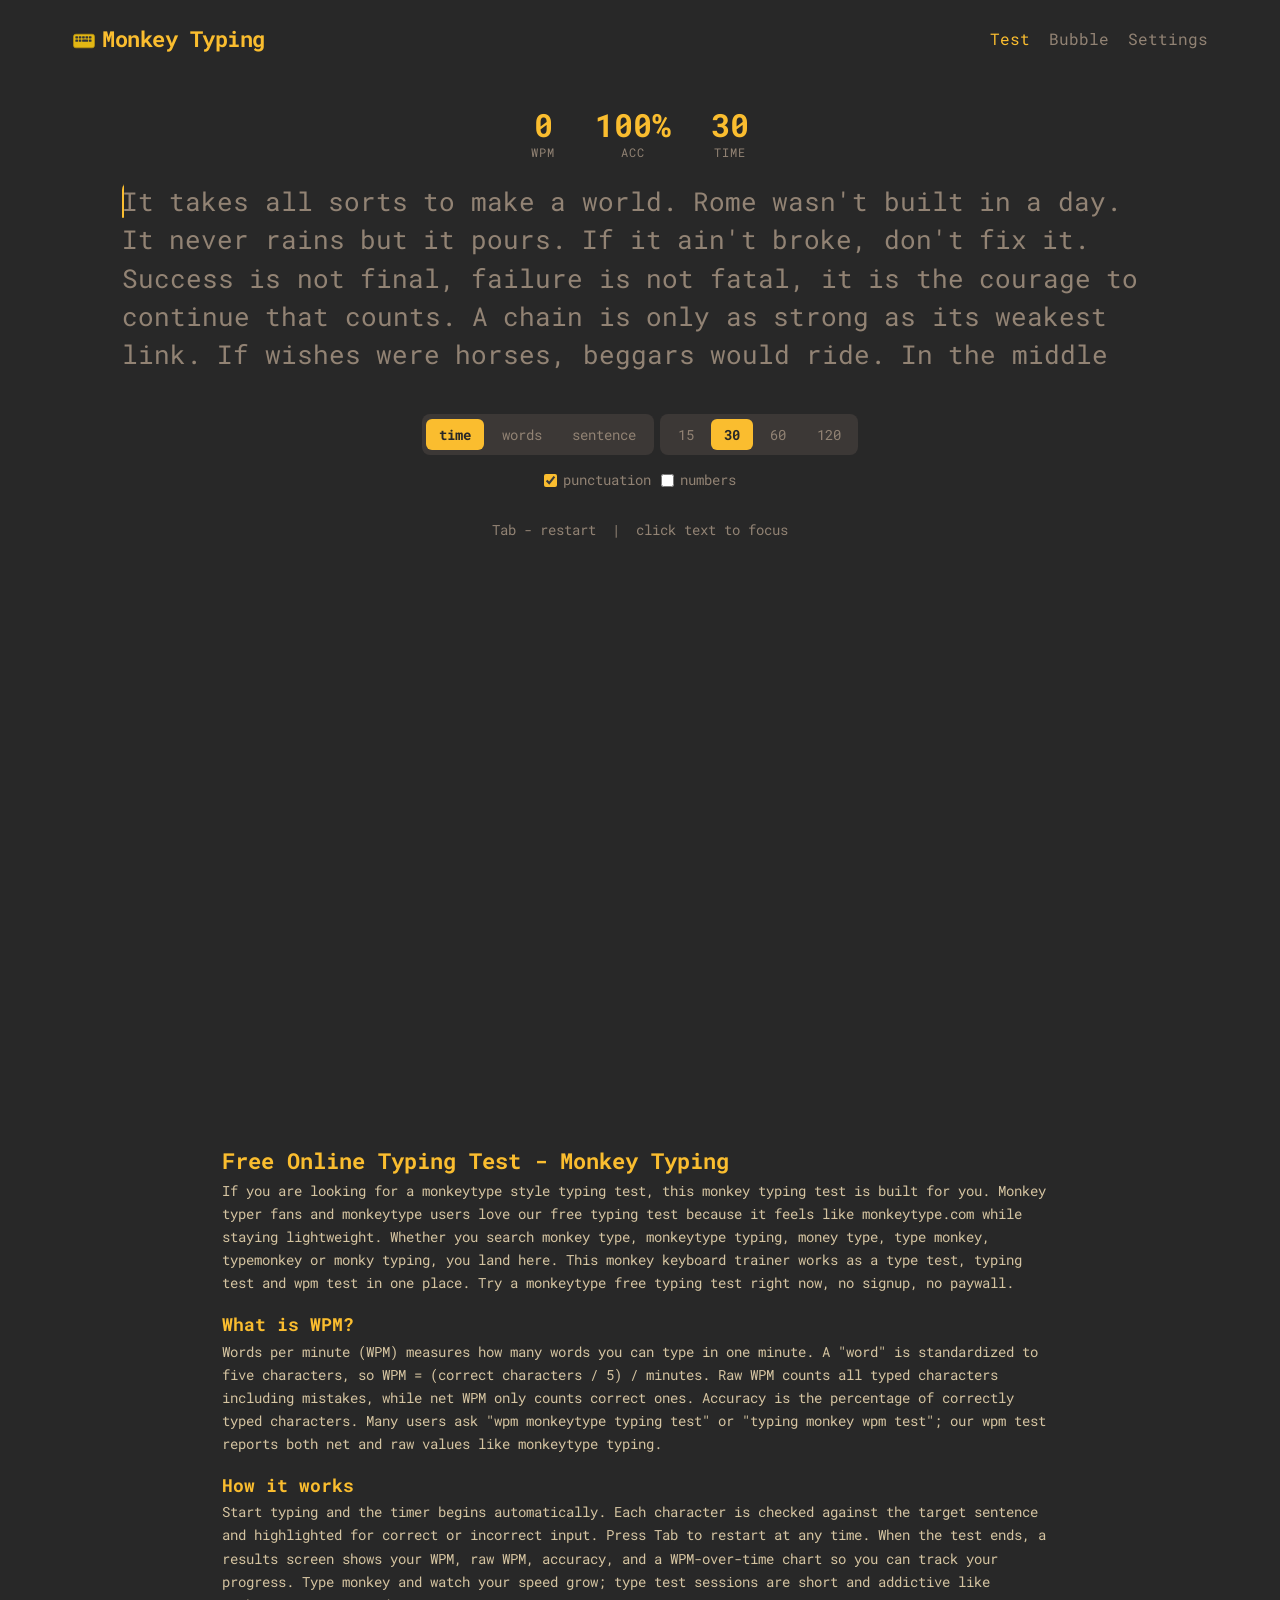
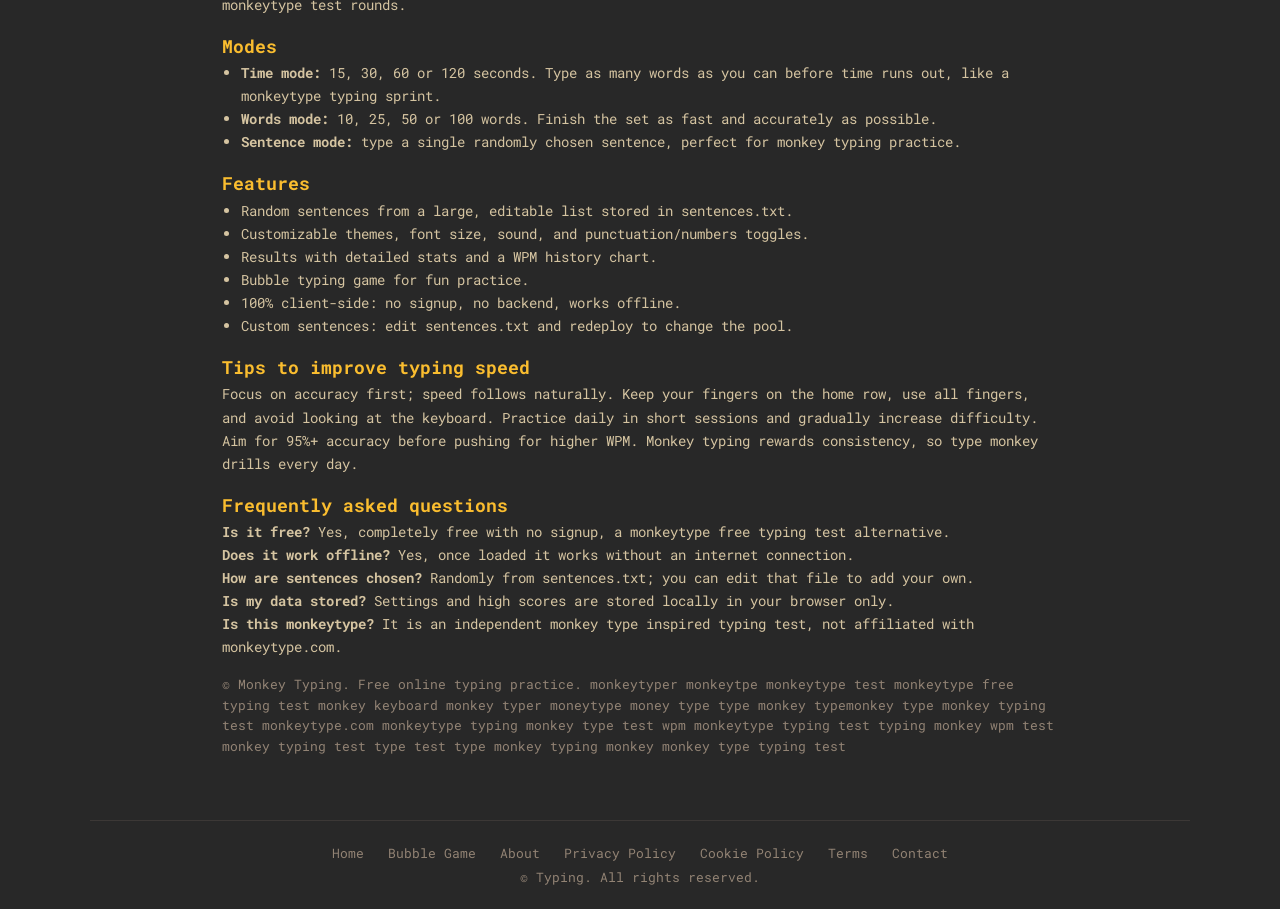
<file: index.html>
<!DOCTYPE html>
<html lang="en" data-theme="gruvbox">
<head>
  <meta charset="UTF-8">
<!-- Google tag (gtag.js) -->
<script async src="https://www.googletagmanager.com/gtag/js?id=G-JD2007P3XH"></script>
<script>
  window.dataLayer = window.dataLayer || [];
  function gtag(){dataLayer.push(arguments);}
  gtag('js', new Date());

  gtag('config', 'G-JD2007P3XH');
</script>
  <meta name="viewport" content="width=device-width, initial-scale=1.0">
  <title>Free Online Typing Test - MonkeyType Style Speed Test | Monkey Typing</title>
  <meta name="description" content="Monkey Typing is a free online typing practice tool. Improve your typing speed and accuracy with WPM tests, random sentences, multiple modes and themes. A monkeytype-style typing test for learning to type faster.">
  <meta name="keywords" content="typing test, online typing test, wpm test, typing speed test, monkeytype, keyboard practice, typing practice, free typing test">
  <meta name="robots" content="index, follow">
  <meta name="application-name" content="Monkey Typing">
  <meta name="theme-color" content="#e2b714">
  <link rel="canonical" href="https://monkeytyping.app/">
  <meta property="og:title" content="Free Online Typing Test - Typing Speed Practice">
  <meta property="og:description" content="Practice typing with random sentences. Track WPM, accuracy and more. Free, no signup.">
  <meta property="og:type" content="website">
  <meta property="og:url" content="https://monkeytyping.app/">
  <meta name="twitter:card" content="summary_large_image">
  <meta name="twitter:title" content="Free Online Typing Test">
  <meta name="twitter:description" content="Practice typing with random sentences. Track WPM, accuracy and more.">
  <link rel="preconnect" href="https://fonts.googleapis.com">
  <link rel="preconnect" href="https://fonts.gstatic.com" crossorigin>
  <link href="https://fonts.googleapis.com/css2?family=Roboto+Mono:wght@400;700&display=swap" rel="stylesheet">
  <link rel="icon" type="image/svg+xml" href="favicon.svg">
  <link rel="stylesheet" href="css/style.css">
  <script type="application/ld+json">
  {
    "@context": "https://schema.org",
    "@type": "WebApplication",
    "name": "Monkey Typing",
    "alternateName": ["MonkeyType", "Monkey Type", "Monkey Typing Test", "Typing Practice Tool"],
    "description": "Free online typing practice tool. Improve typing speed and accuracy with WPM tests, random sentences, multiple modes and themes. A monkeytype-style typing test for learning to type faster.",
    "applicationCategory": "EducationalApplication",
    "applicationSubCategory": "TypingPractice",
    "educationalUse": "Typing practice and learning",
    "audience": { "@type": "Audience", "audienceType": "Students, professionals, and anyone learning to type" },
    "featureList": "WPM test, accuracy tracking, multiple modes, themes, custom sentences, bubble typing game",
    "operatingSystem": "Any",
    "browserRequirements": "Requires JavaScript",
    "offers": { "@type": "Offer", "price": "0", "priceCurrency": "USD" }
  }
  </script>
</head>
<body>
  <header class="topbar">
    <div class="brand"><img src="favicon.svg" alt="Monkey Typing" width="24" height="24" style="vertical-align:middle;margin-right:.4rem">Monkey Typing</div>
        <nav>
      <a href="index.html" class="active">Test</a>
      <a href="bubble.html">Bubble</a>
      <button id="settingsBtn" type="button">Settings</button>
    </nav>
  </header>

  <main class="test-page">
    <div class="live-stats">
      <div class="stat"><span class="stat-val" id="wpm">0</span><span class="stat-label">wpm</span></div>
      <div class="stat"><span class="stat-val" id="acc">100%</span><span class="stat-label">acc</span></div>
      <div class="stat"><span class="stat-val" id="timer">30</span><span class="stat-label" id="timerLabel">time</span></div>
    </div>

    <div class="words-wrapper" id="wordsWrapper">
      <div class="words" id="words"></div>
    </div>

    <div class="test-controls">
      <div class="mode-bar">
        <div class="mode-group" id="modeGroup">
          <button class="mode-btn" data-mode="time">time</button>
          <button class="mode-btn" data-mode="words">words</button>
          <button class="mode-btn" data-mode="sentence">sentence</button>
        </div>
        <div class="mode-group" id="timeOptions">
          <button class="mode-btn" data-time="15">15</button>
          <button class="mode-btn active" data-time="30">30</button>
          <button class="mode-btn" data-time="60">60</button>
          <button class="mode-btn" data-time="120">120</button>
        </div>
        <div class="mode-group" id="wordsOptions" style="display:none">
          <button class="mode-btn" data-words="10">10</button>
          <button class="mode-btn active" data-words="25">25</button>
          <button class="mode-btn" data-words="50">50</button>
          <button class="mode-btn" data-words="100">100</button>
        </div>
      </div>
      <div class="toggle-row">
        <label class="toggle"><input type="checkbox" id="punctToggleTop"> punctuation</label>
        <label class="toggle"><input type="checkbox" id="numbersToggleTop"> numbers</label>
      </div>
    </div>

    <p class="hint">Tab - restart &nbsp;|&nbsp; click text to focus</p>
  </main>

  <!-- Settings modal -->
  <div class="modal-overlay" id="settingsOverlay">
    <div class="modal" id="settingsModal">
      <h2>settings</h2>
      <div class="row">
        <label>theme</label>
        <select id="themeSelect">
          <option value="dark">dark</option>
          <option value="light">light</option>
          <option value="serika">serika</option>
          <option value="nord">nord</option>
          <option value="dracula">dracula</option>
          <option value="gruvbox">gruvbox</option>
        </select>
      </div>
      <div class="row">
        <label>font size</label>
        <input type="range" id="fontSizeRange" min="1" max="2.4" step="0.1" value="1.6">
        <span id="fontSizeVal">1.6</span>
      </div>
      <div class="row">
        <label>sound</label>
        <input type="checkbox" id="soundToggle">
      </div>
      <div class="row">
        <label>punctuation</label>
        <input type="checkbox" id="punctToggle">
      </div>
      <div class="row">
        <label>numbers</label>
        <input type="checkbox" id="numbersToggle">
      </div>
      <div class="row">
        <label>mode</label>
        <select id="modeSelect">
          <option value="time">time</option>
          <option value="words">words</option>
          <option value="sentence">sentence</option>
        </select>
      </div>
      <div class="row" id="timeOptionsModal">
        <label>time</label>
        <select id="timeSelect">
          <option value="15">15</option>
          <option value="30">30</option>
          <option value="60">60</option>
          <option value="120">120</option>
        </select>
      </div>
      <div class="row" id="wordsOptionsModal" style="display:none">
        <label>words</label>
        <select id="wordsSelect">
          <option value="10">10</option>
          <option value="25">25</option>
          <option value="50">50</option>
          <option value="100">100</option>
        </select>
      </div>
      <div class="row">
        <button id="applySettings" type="button">apply</button>
        <button class="secondary" type="button" onclick="window.closeSettingsModal && window.closeSettingsModal()">cancel</button>
      </div>
    </div>
  </div>

  <!-- Results modal -->
  <div class="modal-overlay" id="resultsOverlay">
    <div class="modal" id="resultsModal">
      <h2>results</h2>
      <div class="results-grid">
        <div class="result-item"><div class="val" id="resWpm">0</div><div class="lbl">wpm</div></div>
        <div class="result-item"><div class="val" id="resRaw">0</div><div class="lbl">raw</div></div>
        <div class="result-item"><div class="val" id="resAcc">0%</div><div class="lbl">accuracy</div></div>
        <div class="result-item"><div class="val" id="resCorrect">0</div><div class="lbl">correct</div></div>
        <div class="result-item"><div class="val" id="resIncorrect">0</div><div class="lbl">incorrect</div></div>
        <div class="result-item"><div class="val" id="resExtra">0</div><div class="lbl">extra</div></div>
        <div class="result-item"><div class="val" id="resMissed">0</div><div class="lbl">missed</div></div>
        <div class="result-item"><div class="val" id="resTime">0s</div><div class="lbl">time</div></div>
      </div>
      <canvas id="resultsChart" class="results-chart"></canvas>
      <div class="row">
        <button id="restartBtn" type="button">restart (Tab)</button>
      </div>
    </div>
  </div>

  <section class="seo-content" style="width:100%;max-width:900px;padding:2rem;margin-top:60vh;color:var(--text-alt);font-size:.9rem;line-height:1.6">
    <h1 style="color:var(--main);font-size:1.4rem">Free Online Typing Test - Monkey Typing</h1>
    <p>If you are looking for a monkeytype style typing test, this monkey typing test is built for you. Monkey typer fans and monkeytype users love our free typing test because it feels like monkeytype.com while staying lightweight. Whether you search monkey type, monkeytype typing, money type, type monkey, typemonkey or monky typing, you land here. This monkey keyboard trainer works as a type test, typing test and wpm test in one place. Try a monkeytype free typing test right now, no signup, no paywall.</p>

    <h2 style="color:var(--main);font-size:1.15rem;margin-top:1rem">What is WPM?</h2>
    <p>Words per minute (WPM) measures how many words you can type in one minute. A "word" is standardized to five characters, so WPM = (correct characters / 5) / minutes. Raw WPM counts all typed characters including mistakes, while net WPM only counts correct ones. Accuracy is the percentage of correctly typed characters. Many users ask "wpm monkeytype typing test" or "typing monkey wpm test"; our wpm test reports both net and raw values like monkeytype typing.</p>

    <h2 style="color:var(--main);font-size:1.15rem;margin-top:1rem">How it works</h2>
    <p>Start typing and the timer begins automatically. Each character is checked against the target sentence and highlighted for correct or incorrect input. Press Tab to restart at any time. When the test ends, a results screen shows your WPM, raw WPM, accuracy, and a WPM-over-time chart so you can track your progress. Type monkey and watch your speed grow; type test sessions are short and addictive like monkeytype test rounds.</p>

    <h2 style="color:var(--main);font-size:1.15rem;margin-top:1rem">Modes</h2>
    <ul style="padding-left:1.2rem">
      <li><strong>Time mode:</strong> 15, 30, 60 or 120 seconds. Type as many words as you can before time runs out, like a monkeytype typing sprint.</li>
      <li><strong>Words mode:</strong> 10, 25, 50 or 100 words. Finish the set as fast and accurately as possible.</li>
      <li><strong>Sentence mode:</strong> type a single randomly chosen sentence, perfect for monkey typing practice.</li>
    </ul>

    <h2 style="color:var(--main);font-size:1.15rem;margin-top:1rem">Features</h2>
    <ul style="padding-left:1.2rem">
      <li>Random sentences from a large, editable list stored in sentences.txt.</li>
      <li>Customizable themes, font size, sound, and punctuation/numbers toggles.</li>
      <li>Results with detailed stats and a WPM history chart.</li>
      <li>Bubble typing game for fun practice.</li>
      <li>100% client-side: no signup, no backend, works offline.</li>
      <li>Custom sentences: edit sentences.txt and redeploy to change the pool.</li>
    </ul>

    <h2 style="color:var(--main);font-size:1.15rem;margin-top:1rem">Tips to improve typing speed</h2>
    <p>Focus on accuracy first; speed follows naturally. Keep your fingers on the home row, use all fingers, and avoid looking at the keyboard. Practice daily in short sessions and gradually increase difficulty. Aim for 95%+ accuracy before pushing for higher WPM. Monkey typing rewards consistency, so type monkey drills every day.</p>

    <h2 style="color:var(--main);font-size:1.15rem;margin-top:1rem">Frequently asked questions</h2>
    <p><strong>Is it free?</strong> Yes, completely free with no signup, a monkeytype free typing test alternative.</p>
    <p><strong>Does it work offline?</strong> Yes, once loaded it works without an internet connection.</p>
    <p><strong>How are sentences chosen?</strong> Randomly from sentences.txt; you can edit that file to add your own.</p>
    <p><strong>Is my data stored?</strong> Settings and high scores are stored locally in your browser only.</p>
    <p><strong>Is this monkeytype?</strong> It is an independent monkey type inspired typing test, not affiliated with monkeytype.com.</p>

    <p style="margin-top:1rem;color:var(--sub);font-size:.8rem">&copy; Monkey Typing. Free online typing practice. monkeytyper monkeytpe monkeytype test monkeytype free typing test monkey keyboard monkey typer moneytype money type type monkey typemonkey type monkey typing test monkeytype.com monkeytype typing monkey type test wpm monkeytype typing test typing monkey wpm test monkey typing test type test type monkey typing monkey monkey type typing test</p>
  </section>

  <footer style="width:100%;max-width:1100px;padding:1.5rem 2rem;color:var(--sub);font-size:.8rem;text-align:center;border-top:1px solid var(--sub-alt);margin-top:2rem">
    <a href="index.html" style="color:var(--sub);margin:0 .5rem">Home</a>
    <a href="bubble.html" style="color:var(--sub);margin:0 .5rem">Bubble Game</a>
    <a href="about.html" style="color:var(--sub);margin:0 .5rem">About</a>
    <a href="privacy.html" style="color:var(--sub);margin:0 .5rem">Privacy Policy</a>
    <a href="cookies.html" style="color:var(--sub);margin:0 .5rem">Cookie Policy</a>
    <a href="terms.html" style="color:var(--sub);margin:0 .5rem">Terms</a>
    <a href="contact.html" style="color:var(--sub);margin:0 .5rem">Contact</a>
    <div style="margin-top:.5rem">&copy; Typing. All rights reserved.</div>
  </footer>

  <script src="js/storage.js"></script>
  <script src="js/app.js"></script>
  <script>
    // sync top toggles with state after app init
    (function () {
      function syncTop() {
        const punct = document.getElementById('punctToggleTop');
        const nums = document.getElementById('numbersToggleTop');
        if (!punct || !nums) return;
        // read from settings via storage
        const s = window.TypingStorage.loadSettings();
        punct.checked = s.punctuation !== false;
        nums.checked = !!s.numbers;
        punct.addEventListener('change', function () {
          const st = window.TypingStorage.loadSettings();
          st.punctuation = punct.checked;
          window.TypingStorage.saveSettings(st);
          location.reload();
        });
        nums.addEventListener('change', function () {
          const st = window.TypingStorage.loadSettings();
          st.numbers = nums.checked;
          window.TypingStorage.saveSettings(st);
          location.reload();
        });
      }
      setTimeout(syncTop, 100);

      // mode buttons wiring (delegate to settings apply via reload for simplicity)
      function bindModeButtons() {
        document.querySelectorAll('[data-mode]').forEach(function (btn) {
          btn.addEventListener('click', function () {
            const st = window.TypingStorage.loadSettings();
            st.mode = btn.getAttribute('data-mode');
            window.TypingStorage.saveSettings(st);
            location.reload();
          });
        });
        document.querySelectorAll('[data-time]').forEach(function (btn) {
          btn.addEventListener('click', function () {
            const st = window.TypingStorage.loadSettings();
            st.timeLimit = parseInt(btn.getAttribute('data-time'), 10);
            window.TypingStorage.saveSettings(st);
            location.reload();
          });
        });
        document.querySelectorAll('[data-words]').forEach(function (btn) {
          btn.addEventListener('click', function () {
            const st = window.TypingStorage.loadSettings();
            st.wordCount = parseInt(btn.getAttribute('data-words'), 10);
            window.TypingStorage.saveSettings(st);
            location.reload();
          });
        });
      }
      setTimeout(bindModeButtons, 100);

      // reflect active states
      setTimeout(function () {
        const s = window.TypingStorage.loadSettings();
        document.querySelectorAll('[data-mode]').forEach(function (b) {
          b.classList.toggle('active', b.getAttribute('data-mode') === s.mode);
        });
        document.querySelectorAll('[data-time]').forEach(function (b) {
          b.classList.toggle('active', parseInt(b.getAttribute('data-time'),10) === s.timeLimit);
        });
        document.querySelectorAll('[data-words]').forEach(function (b) {
          b.classList.toggle('active', parseInt(b.getAttribute('data-words'),10) === s.wordCount);
        });
        const timeOpts = document.getElementById('timeOptions');
        const wordsOpts = document.getElementById('wordsOptions');
        if (timeOpts) timeOpts.style.display = s.mode === 'time' ? '' : 'none';
        if (wordsOpts) wordsOpts.style.display = s.mode === 'words' ? '' : 'none';
      }, 120);
    })();
  </script>
</body>
</html>
</file>
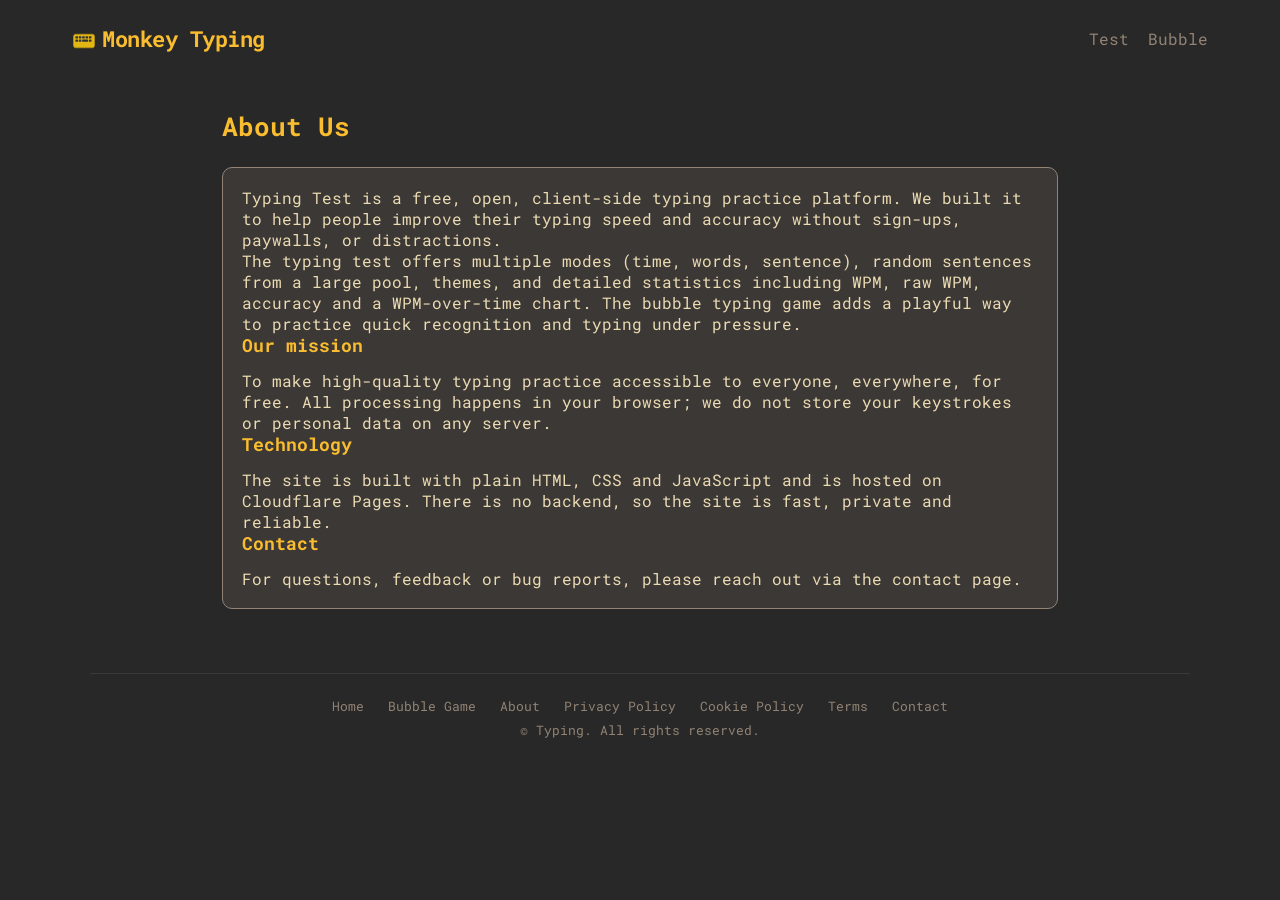
<file: about.html>
<!DOCTYPE html>
<html lang="en" data-theme="gruvbox">
<head>
  <meta charset="UTF-8">
<!-- Google tag (gtag.js) -->
<script async src="https://www.googletagmanager.com/gtag/js?id=G-JD2007P3XH"></script>
<script>
  window.dataLayer = window.dataLayer || [];
  function gtag(){dataLayer.push(arguments);}
  gtag('js', new Date());

  gtag('config', 'G-JD2007P3XH');
</script>
  <meta name="viewport" content="width=device-width, initial-scale=1.0">
  <title>About Us - Typing Test</title>
  <meta name="description" content="About our free online typing test and bubble typing game. Learn about the project, mission and how it works.">
  <meta name="robots" content="index, follow">
  <link rel="preconnect" href="https://fonts.googleapis.com">
  <link rel="preconnect" href="https://fonts.gstatic.com" crossorigin>
  <link href="https://fonts.googleapis.com/css2?family=Roboto+Mono:wght@400;700&display=swap" rel="stylesheet">
  <link rel="icon" type="image/svg+xml" href="favicon.svg">
  <link rel="stylesheet" href="css/style.css">
</head>
<body>
  <header class="topbar">
    <div class="brand"><img src="favicon.svg" alt="Monkey Typing" width="24" height="24" style="vertical-align:middle;margin-right:.4rem">Monkey Typing</div>
        <nav>
      <a href="index.html">Test</a>
      <a href="bubble.html">Bubble</a>
    </nav>
  </header>

  <main class="page">
    <h1>About Us</h1>
    <div class="card">
      <p>Typing Test is a free, open, client-side typing practice platform. We built it to help people improve their typing speed and accuracy without sign-ups, paywalls, or distractions.</p>
      <p>The typing test offers multiple modes (time, words, sentence), random sentences from a large pool, themes, and detailed statistics including WPM, raw WPM, accuracy and a WPM-over-time chart. The bubble typing game adds a playful way to practice quick recognition and typing under pressure.</p>
      <h3>Our mission</h3>
      <p>To make high-quality typing practice accessible to everyone, everywhere, for free. All processing happens in your browser; we do not store your keystrokes or personal data on any server.</p>
      <h3>Technology</h3>
      <p>The site is built with plain HTML, CSS and JavaScript and is hosted on Cloudflare Pages. There is no backend, so the site is fast, private and reliable.</p>
      <h3>Contact</h3>
      <p>For questions, feedback or bug reports, please reach out via the contact page.</p>
    </div>
  </main>

  <footer style="width:100%;max-width:1100px;padding:1.5rem 2rem;color:var(--sub);font-size:.8rem;text-align:center;border-top:1px solid var(--sub-alt);margin-top:2rem">
    <a href="index.html" style="color:var(--sub);margin:0 .5rem">Home</a>
    <a href="bubble.html" style="color:var(--sub);margin:0 .5rem">Bubble Game</a>
    <a href="about.html" style="color:var(--sub);margin:0 .5rem">About</a>
    <a href="privacy.html" style="color:var(--sub);margin:0 .5rem">Privacy Policy</a>
    <a href="cookies.html" style="color:var(--sub);margin:0 .5rem">Cookie Policy</a>
    <a href="terms.html" style="color:var(--sub);margin:0 .5rem">Terms</a>
    <a href="contact.html" style="color:var(--sub);margin:0 .5rem">Contact</a>
    <div style="margin-top:.5rem">&copy; Typing. All rights reserved.</div>
  </footer>

  <script src="js/storage.js"></script>
</body>
</html>
</file>
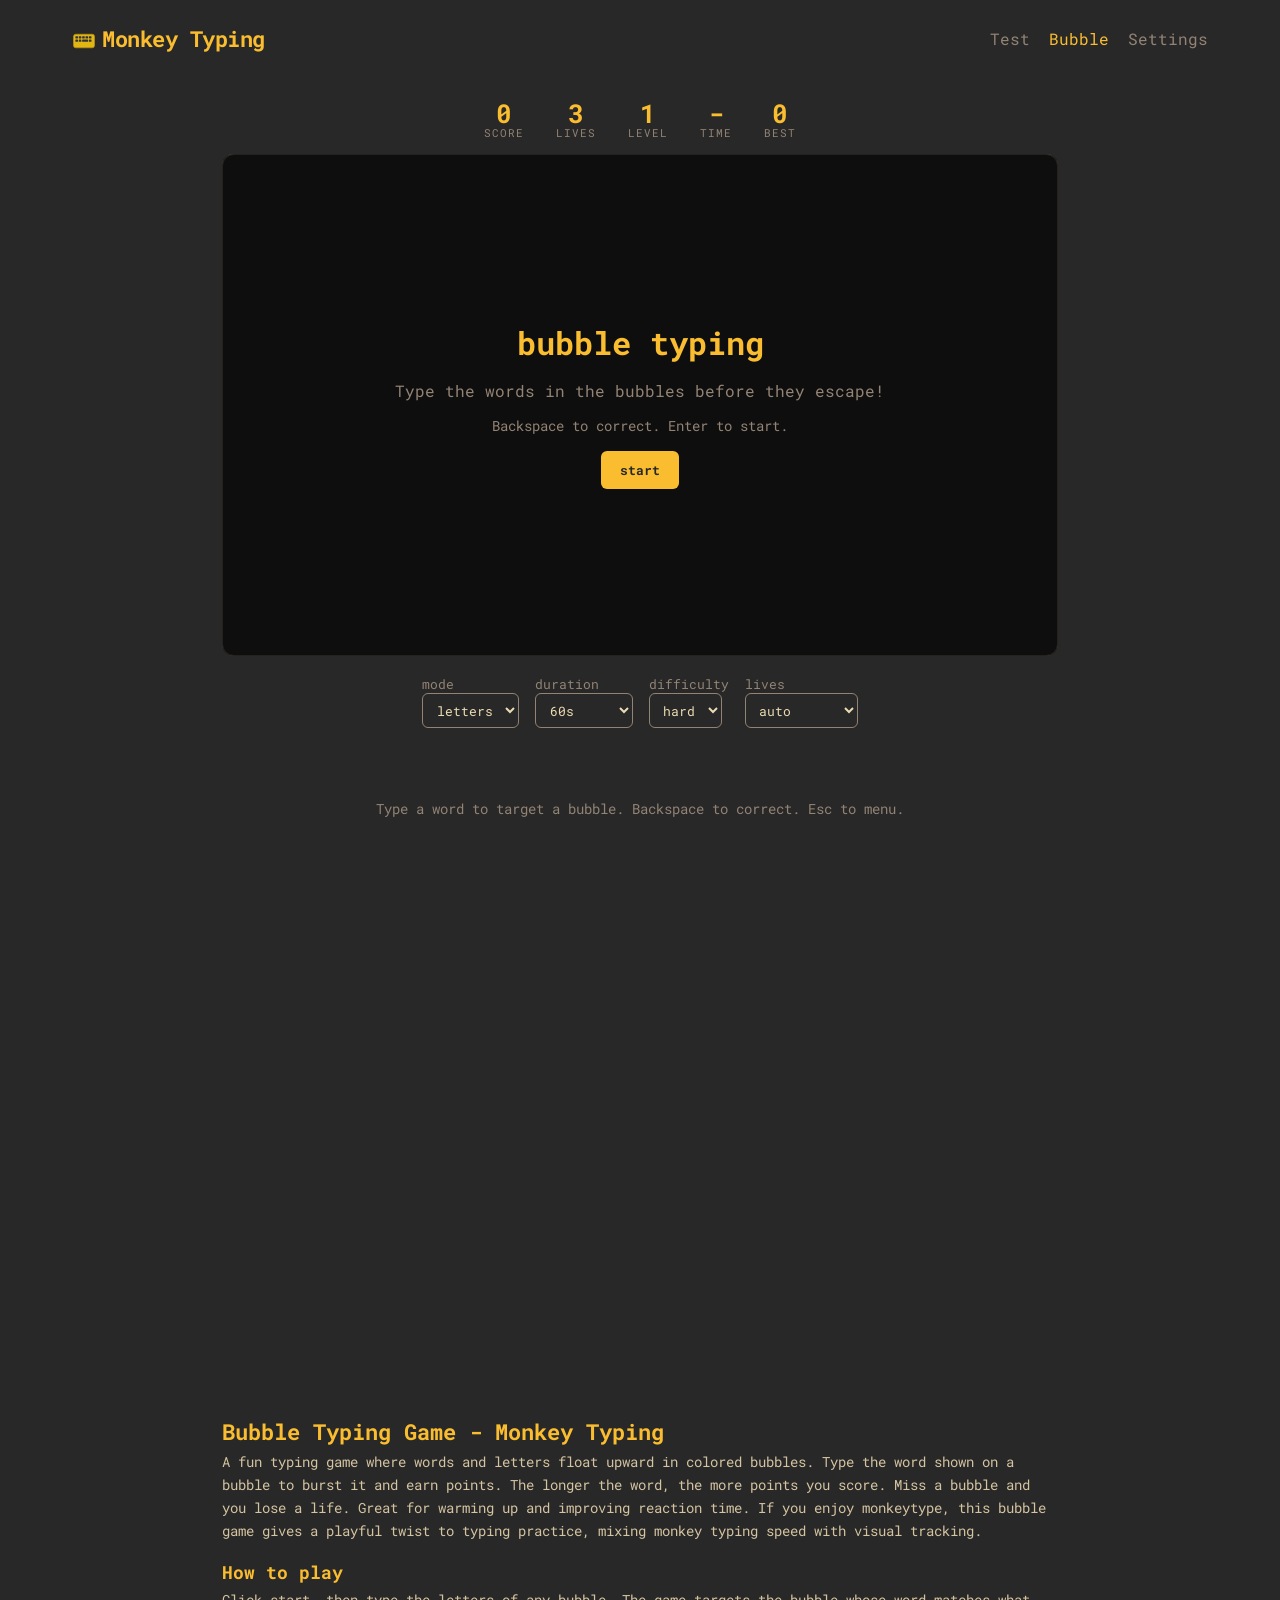
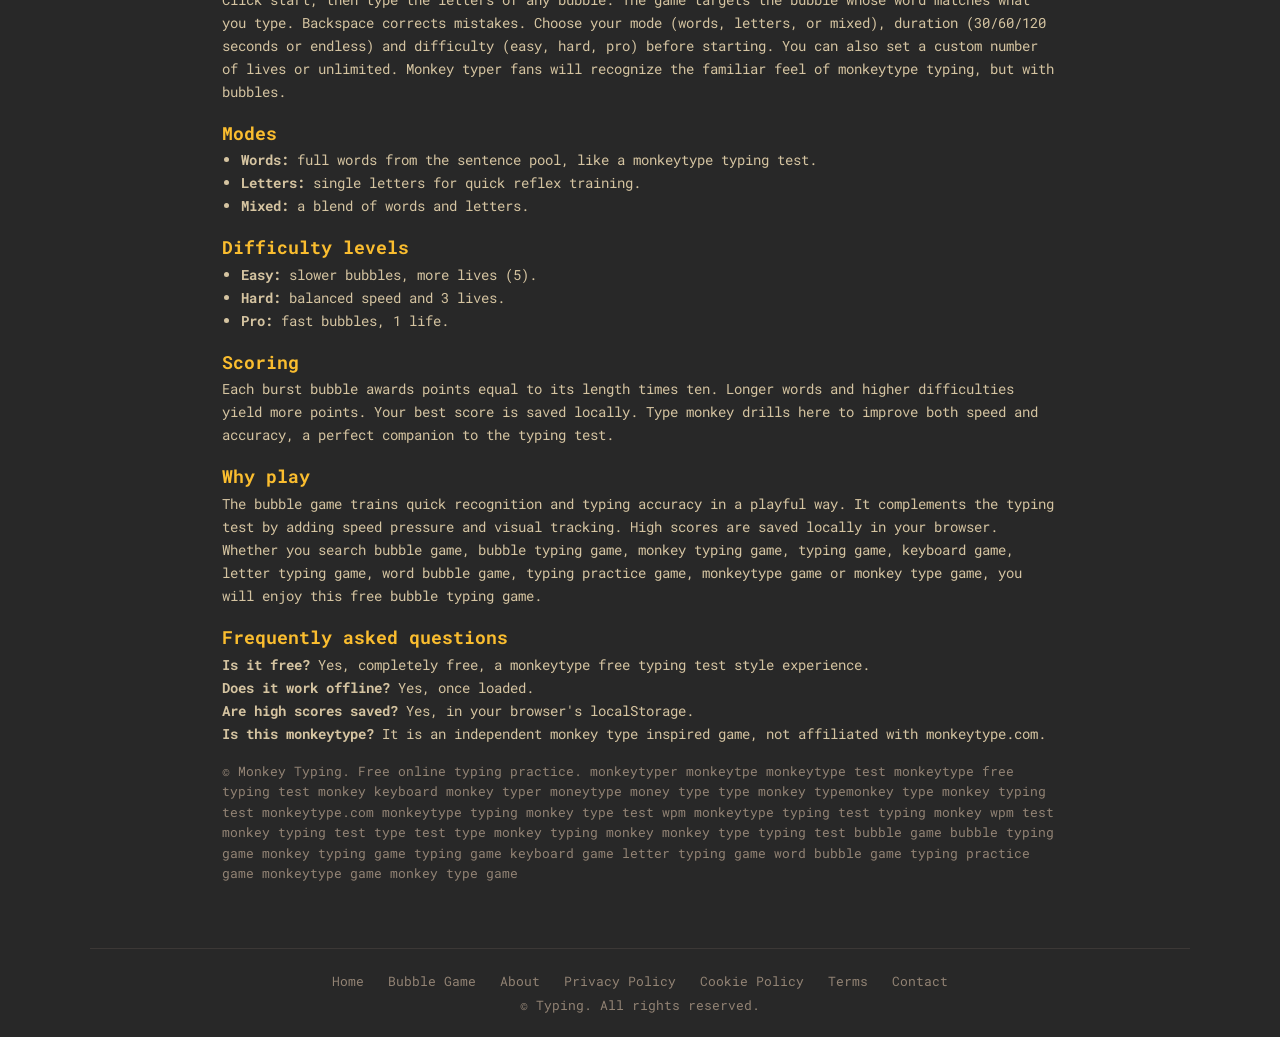
<file: bubble.html>
<!DOCTYPE html>
<html lang="en" data-theme="gruvbox">
<head>
  <meta charset="UTF-8">
<!-- Google tag (gtag.js) -->
<script async src="https://www.googletagmanager.com/gtag/js?id=G-JD2007P3XH"></script>
<script>
  window.dataLayer = window.dataLayer || [];
  function gtag(){dataLayer.push(arguments);}
  gtag('js', new Date());

  gtag('config', 'G-JD2007P3XH');
</script>
  <meta name="viewport" content="width=device-width, initial-scale=1.0">
  <title>Bubble Typing Game - Type Words in Bubbles | Monkey Typing</title>
  <meta name="description" content="Monkey Typing bubble game: a free typing practice tool where words and letters float in bubbles. Type to burst and score. Choose words, letters or mixed mode, difficulty and timed or endless play.">
  <meta name="keywords" content="bubble typing game, typing game, word game, typing practice game, keyboard game, free typing game">
  <meta name="robots" content="index, follow">
  <meta name="application-name" content="Monkey Typing">
  <meta name="theme-color" content="#e2b714">
  <link rel="canonical" href="https://monkeytyping.app/bubble.html">
  <meta property="og:title" content="Bubble Typing Game - Type to Burst">
  <meta property="og:description" content="Words float in bubbles. Type them to burst and score. Multiple modes and difficulties.">
  <meta property="og:type" content="website">
  <meta name="twitter:card" content="summary_large_image">
  <meta name="twitter:title" content="Bubble Typing Game">
  <meta name="twitter:description" content="Words float in bubbles. Type them to burst and score.">
  <link rel="preconnect" href="https://fonts.googleapis.com">
  <link rel="preconnect" href="https://fonts.gstatic.com" crossorigin>
  <link href="https://fonts.googleapis.com/css2?family=Roboto+Mono:wght@400;700&display=swap" rel="stylesheet">
  <link rel="icon" type="image/svg+xml" href="favicon.svg">
  <link rel="stylesheet" href="css/style.css">
  <script type="application/ld+json">
  {
    "@context": "https://schema.org",
    "@type": "WebApplication",
    "name": "Monkey Typing Bubble Game",
    "alternateName": ["Bubble Typing Game", "Monkey Type Game", "Typing Practice Game"],
    "description": "Free online typing practice tool. Words and letters float in bubbles; type to burst and score. A monkeytype-style typing game for learning to type faster.",
    "applicationCategory": "EducationalApplication",
    "applicationSubCategory": "TypingPractice",
    "educationalUse": "Typing practice and learning",
    "audience": { "@type": "Audience", "audienceType": "Students, professionals, and anyone learning to type" },
    "featureList": "Bubble typing game, words and letters modes, difficulty levels, timed and endless play, high scores",
    "operatingSystem": "Any",
    "browserRequirements": "Requires JavaScript",
    "offers": { "@type": "Offer", "price": "0", "priceCurrency": "USD" }
  }
  </script>
  <style>
    .game-wrap { width: 100%; max-width: 900px; padding: 1.5rem 2rem; display: flex; flex-direction: column; gap: 1rem; align-items: center; }
    .hud { display: flex; gap: 2rem; justify-content: center; flex-wrap: wrap; }
    .hud .stat { text-align: center; }
    .hud .val { font-size: 1.6rem; color: var(--main); font-weight: 700; }
    .hud .lbl { font-size: 0.7rem; color: var(--sub); text-transform: uppercase; letter-spacing: 1px; }
    #gameCanvas { background: var(--sub-alt); border: 1px solid var(--sub); border-radius: 12px; display: block; max-width: 100%; }
    .input-display { font-size: 1.4rem; color: var(--main); min-height: 2rem; text-align: center; }
    .overlay-screen { position: absolute; inset: 0; display: flex; flex-direction: column; align-items: center; justify-content: center; gap: 1rem; background: rgba(0,0,0,0.75); border-radius: 12px; z-index: 10; cursor: pointer; }
    .canvas-holder { position: relative; }
    .overlay-screen h2 { color: var(--main); font-size: 2rem; }
    .overlay-screen p { color: var(--sub); }
    .overlay-screen button { background: var(--main); color: var(--bg); border: none; border-radius: 6px; padding: 0.6rem 1.2rem; font-family: var(--font); font-weight: 700; cursor: pointer; }
    .hidden { display: none !important; }
  </style>
</head>
<body>
  <header class="topbar">
    <div class="brand"><img src="favicon.svg" alt="Monkey Typing" width="24" height="24" style="vertical-align:middle;margin-right:.4rem">Monkey Typing</div>
        <nav>
      <a href="index.html">Test</a>
      <a href="bubble.html" class="active">Bubble</a>
      <button id="settingsBtn" type="button" onclick="location.href='index.html'">Settings</button>
    </nav>
  </header>

  <div class="game-wrap">
    <div class="hud">
      <div class="stat"><div class="val" id="score">0</div><div class="lbl">score</div></div>
      <div class="stat"><div class="val" id="lives">3</div><div class="lbl">lives</div></div>
      <div class="stat"><div class="val" id="level">1</div><div class="lbl">level</div></div>
      <div class="stat"><div class="val" id="timeLeft">-</div><div class="lbl">time</div></div>
      <div class="stat"><div class="val" id="highscore">0</div><div class="lbl">best</div></div>
    </div>
    <div class="canvas-holder">
      <canvas id="gameCanvas" width="1000" height="600"></canvas>
      <div class="overlay-screen" id="startScreen">
        <h2>bubble typing</h2>
        <p>Type the words in the bubbles before they escape!</p>
        <p style="font-size:.85rem">Backspace to correct. Enter to start.</p>
        <button id="startBtn" type="button">start</button>
      </div>
      <div class="overlay-screen hidden" id="gameOverScreen">
        <h2>game over</h2>
        <p id="finalScore">score: 0</p>
        <button id="restartBtn" type="button">play again (Enter)</button>
      </div>
    </div>
    <div class="control-bar" style="display:flex;gap:1rem;flex-wrap:wrap;justify-content:center;align-items:center">
      <div>
        <label style="color:var(--sub);font-size:.8rem">mode</label><br>
        <select id="modeSelect" style="background:var(--bg);color:var(--text);border:1px solid var(--sub);border-radius:6px;padding:.4rem .6rem;font-family:var(--font)">
          <option value="words">words</option>
          <option value="letters">letters</option>
          <option value="mixed">mixed</option>
        </select>
      </div>
      <div>
        <label style="color:var(--sub);font-size:.8rem">duration</label><br>
        <select id="durationSelect" style="background:var(--bg);color:var(--text);border:1px solid var(--sub);border-radius:6px;padding:.4rem .6rem;font-family:var(--font)">
          <option value="30">30s</option>
          <option value="60">60s</option>
          <option value="120">120s</option>
          <option value="0">endless</option>
        </select>
      </div>
      <div>
        <label style="color:var(--sub);font-size:.8rem">difficulty</label><br>
        <select id="difficultySelect" style="background:var(--bg);color:var(--text);border:1px solid var(--sub);border-radius:6px;padding:.4rem .6rem;font-family:var(--font)">
          <option value="easy">easy</option>
          <option value="hard">hard</option>
          <option value="pro">pro</option>
        </select>
      </div>
      <div>
        <label style="color:var(--sub);font-size:.8rem">lives</label><br>
        <select id="livesSelect" style="background:var(--bg);color:var(--text);border:1px solid var(--sub);border-radius:6px;padding:.4rem .6rem;font-family:var(--font)">
          <option value="auto">auto</option>
          <option value="1">1</option>
          <option value="3">3</option>
          <option value="5">5</option>
          <option value="10">10</option>
          <option value="0">unlimited</option>
        </select>
      </div>
    </div>
    <div class="input-display" id="inputDisplay"></div>
    <p class="hint">Type a word to target a bubble. Backspace to correct. Esc to menu.</p>
  </div>

  <section class="seo-content" style="width:100%;max-width:900px;padding:2rem;margin-top:60vh;color:var(--text-alt);font-size:.9rem;line-height:1.6">
    <h1 style="color:var(--main);font-size:1.4rem">Bubble Typing Game - Monkey Typing</h1>
    <p>A fun typing game where words and letters float upward in colored bubbles. Type the word shown on a bubble to burst it and earn points. The longer the word, the more points you score. Miss a bubble and you lose a life. Great for warming up and improving reaction time. If you enjoy monkeytype, this bubble game gives a playful twist to typing practice, mixing monkey typing speed with visual tracking.</p>

    <h2 style="color:var(--main);font-size:1.15rem;margin-top:1rem">How to play</h2>
    <p>Click start, then type the letters of any bubble. The game targets the bubble whose word matches what you type. Backspace corrects mistakes. Choose your mode (words, letters, or mixed), duration (30/60/120 seconds or endless) and difficulty (easy, hard, pro) before starting. You can also set a custom number of lives or unlimited. Monkey typer fans will recognize the familiar feel of monkeytype typing, but with bubbles.</p>

    <h2 style="color:var(--main);font-size:1.15rem;margin-top:1rem">Modes</h2>
    <ul style="padding-left:1.2rem">
      <li><strong>Words:</strong> full words from the sentence pool, like a monkeytype typing test.</li>
      <li><strong>Letters:</strong> single letters for quick reflex training.</li>
      <li><strong>Mixed:</strong> a blend of words and letters.</li>
    </ul>

    <h2 style="color:var(--main);font-size:1.15rem;margin-top:1rem">Difficulty levels</h2>
    <ul style="padding-left:1.2rem">
      <li><strong>Easy:</strong> slower bubbles, more lives (5).</li>
      <li><strong>Hard:</strong> balanced speed and 3 lives.</li>
      <li><strong>Pro:</strong> fast bubbles, 1 life.</li>
    </ul>

    <h2 style="color:var(--main);font-size:1.15rem;margin-top:1rem">Scoring</h2>
    <p>Each burst bubble awards points equal to its length times ten. Longer words and higher difficulties yield more points. Your best score is saved locally. Type monkey drills here to improve both speed and accuracy, a perfect companion to the typing test.</p>

    <h2 style="color:var(--main);font-size:1.15rem;margin-top:1rem">Why play</h2>
    <p>The bubble game trains quick recognition and typing accuracy in a playful way. It complements the typing test by adding speed pressure and visual tracking. High scores are saved locally in your browser. Whether you search bubble game, bubble typing game, monkey typing game, typing game, keyboard game, letter typing game, word bubble game, typing practice game, monkeytype game or monkey type game, you will enjoy this free bubble typing game.</p>

    <h2 style="color:var(--main);font-size:1.15rem;margin-top:1rem">Frequently asked questions</h2>
    <p><strong>Is it free?</strong> Yes, completely free, a monkeytype free typing test style experience.</p>
    <p><strong>Does it work offline?</strong> Yes, once loaded.</p>
    <p><strong>Are high scores saved?</strong> Yes, in your browser's localStorage.</p>
    <p><strong>Is this monkeytype?</strong> It is an independent monkey type inspired game, not affiliated with monkeytype.com.</p>

    <p style="margin-top:1rem;color:var(--sub);font-size:.8rem">&copy; Monkey Typing. Free online typing practice. monkeytyper monkeytpe monkeytype test monkeytype free typing test monkey keyboard monkey typer moneytype money type type monkey typemonkey type monkey typing test monkeytype.com monkeytype typing monkey type test wpm monkeytype typing test typing monkey wpm test monkey typing test type test type monkey typing monkey monkey type typing test bubble game bubble typing game monkey typing game typing game keyboard game letter typing game word bubble game typing practice game monkeytype game monkey type game</p>
  </section>

  <footer style="width:100%;max-width:1100px;padding:1.5rem 2rem;color:var(--sub);font-size:.8rem;text-align:center;border-top:1px solid var(--sub-alt);margin-top:2rem">
    <a href="index.html" style="color:var(--sub);margin:0 .5rem">Home</a>
    <a href="bubble.html" style="color:var(--sub);margin:0 .5rem">Bubble Game</a>
    <a href="about.html" style="color:var(--sub);margin:0 .5rem">About</a>
    <a href="privacy.html" style="color:var(--sub);margin:0 .5rem">Privacy Policy</a>
    <a href="cookies.html" style="color:var(--sub);margin:0 .5rem">Cookie Policy</a>
    <a href="terms.html" style="color:var(--sub);margin:0 .5rem">Terms</a>
    <a href="contact.html" style="color:var(--sub);margin:0 .5rem">Contact</a>
    <div style="margin-top:.5rem">&copy; Typing. All rights reserved.</div>
  </footer>

  <script src="js/storage.js"></script>
  <script src="js/bubble.js"></script>
</body>
</html>
</file>
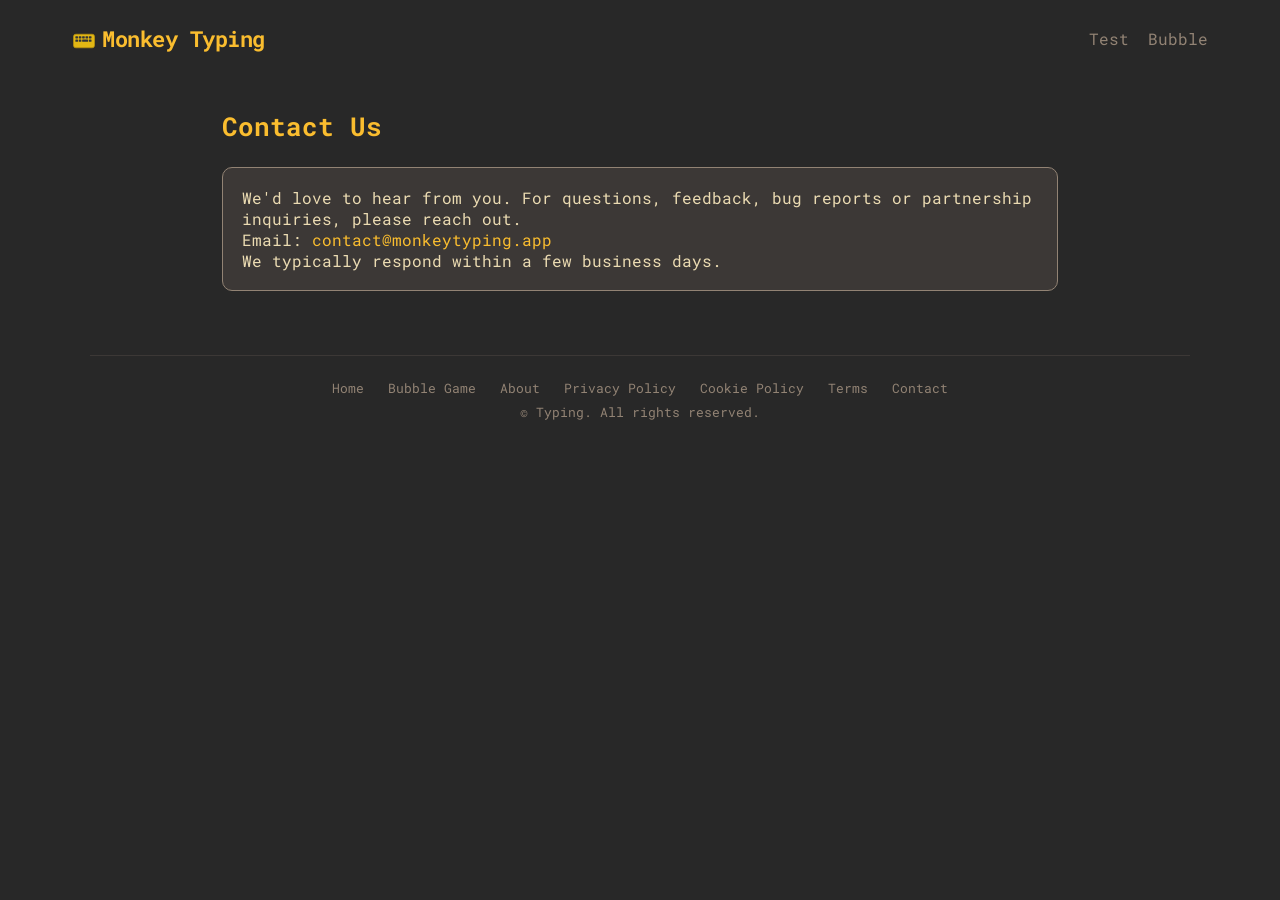
<file: contact.html>
<!DOCTYPE html>
<html lang="en" data-theme="gruvbox">
<head>
  <meta charset="UTF-8">
<!-- Google tag (gtag.js) -->
<script async src="https://www.googletagmanager.com/gtag/js?id=G-JD2007P3XH"></script>
<script>
  window.dataLayer = window.dataLayer || [];
  function gtag(){dataLayer.push(arguments);}
  gtag('js', new Date());

  gtag('config', 'G-JD2007P3XH');
</script>
  <meta name="viewport" content="width=device-width, initial-scale=1.0">
  <title>Contact Us - Typing Test</title>
  <meta name="description" content="Contact us for questions, feedback or support for the free online typing test.">
  <meta name="robots" content="index, follow">
  <link rel="preconnect" href="https://fonts.googleapis.com">
  <link rel="preconnect" href="https://fonts.gstatic.com" crossorigin>
  <link href="https://fonts.googleapis.com/css2?family=Roboto+Mono:wght@400;700&display=swap" rel="stylesheet">
  <link rel="icon" type="image/svg+xml" href="favicon.svg">
  <link rel="stylesheet" href="css/style.css">
</head>
<body>
  <header class="topbar">
    <div class="brand"><img src="favicon.svg" alt="Monkey Typing" width="24" height="24" style="vertical-align:middle;margin-right:.4rem">Monkey Typing</div>
        <nav>
      <a href="index.html">Test</a>
      <a href="bubble.html">Bubble</a>
    </nav>
  </header>

  <main class="page">
    <h1>Contact Us</h1>
    <div class="card">
      <p>We'd love to hear from you. For questions, feedback, bug reports or partnership inquiries, please reach out.</p>
      <p>Email: <a href="mailto:contact@monkeytyping.app" style="color:var(--main)">contact@monkeytyping.app</a></p>
      <p>We typically respond within a few business days.</p>
    </div>
  </main>

  <footer style="width:100%;max-width:1100px;padding:1.5rem 2rem;color:var(--sub);font-size:.8rem;text-align:center;border-top:1px solid var(--sub-alt);margin-top:2rem">
    <a href="index.html" style="color:var(--sub);margin:0 .5rem">Home</a>
    <a href="bubble.html" style="color:var(--sub);margin:0 .5rem">Bubble Game</a>
    <a href="about.html" style="color:var(--sub);margin:0 .5rem">About</a>
    <a href="privacy.html" style="color:var(--sub);margin:0 .5rem">Privacy Policy</a>
    <a href="cookies.html" style="color:var(--sub);margin:0 .5rem">Cookie Policy</a>
    <a href="terms.html" style="color:var(--sub);margin:0 .5rem">Terms</a>
    <a href="contact.html" style="color:var(--sub);margin:0 .5rem">Contact</a>
    <div style="margin-top:.5rem">&copy; Typing. All rights reserved.</div>
  </footer>

  <script src="js/storage.js"></script>
</body>
</html>
</file>
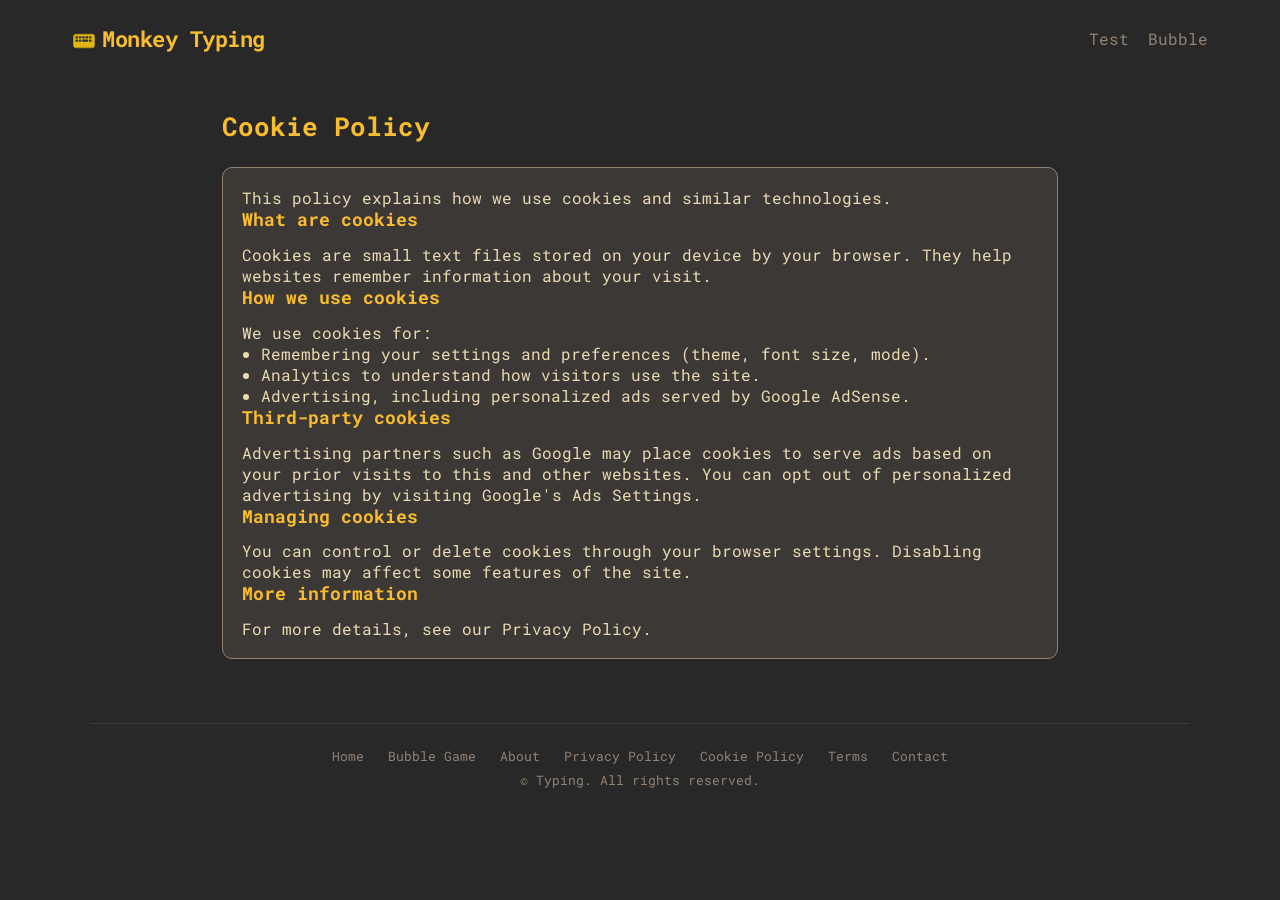
<file: cookies.html>
<!DOCTYPE html>
<html lang="en" data-theme="gruvbox">
<head>
  <meta charset="UTF-8">
<!-- Google tag (gtag.js) -->
<script async src="https://www.googletagmanager.com/gtag/js?id=G-JD2007P3XH"></script>
<script>
  window.dataLayer = window.dataLayer || [];
  function gtag(){dataLayer.push(arguments);}
  gtag('js', new Date());

  gtag('config', 'G-JD2007P3XH');
</script>
  <meta name="viewport" content="width=device-width, initial-scale=1.0">
  <title>Cookie Policy - Typing Test</title>
  <meta name="description" content="Cookie policy for the free online typing test and bubble typing game.">
  <meta name="robots" content="index, follow">
  <link rel="preconnect" href="https://fonts.googleapis.com">
  <link rel="preconnect" href="https://fonts.gstatic.com" crossorigin>
  <link href="https://fonts.googleapis.com/css2?family=Roboto+Mono:wght@400;700&display=swap" rel="stylesheet">
  <link rel="icon" type="image/svg+xml" href="favicon.svg">
  <link rel="stylesheet" href="css/style.css">
</head>
<body>
  <header class="topbar">
    <div class="brand"><img src="favicon.svg" alt="Monkey Typing" width="24" height="24" style="vertical-align:middle;margin-right:.4rem">Monkey Typing</div>
        <nav>
      <a href="index.html">Test</a>
      <a href="bubble.html">Bubble</a>
    </nav>
  </header>

  <main class="page">
    <h1>Cookie Policy</h1>
    <div class="card">
      <p>This policy explains how we use cookies and similar technologies.</p>
      <h3>What are cookies</h3>
      <p>Cookies are small text files stored on your device by your browser. They help websites remember information about your visit.</p>
      <h3>How we use cookies</h3>
      <p>We use cookies for:</p>
      <ul style="padding-left:1.2rem">
        <li>Remembering your settings and preferences (theme, font size, mode).</li>
        <li>Analytics to understand how visitors use the site.</li>
        <li>Advertising, including personalized ads served by Google AdSense.</li>
      </ul>
      <h3>Third-party cookies</h3>
      <p>Advertising partners such as Google may place cookies to serve ads based on your prior visits to this and other websites. You can opt out of personalized advertising by visiting Google's Ads Settings.</p>
      <h3>Managing cookies</h3>
      <p>You can control or delete cookies through your browser settings. Disabling cookies may affect some features of the site.</p>
      <h3>More information</h3>
      <p>For more details, see our Privacy Policy.</p>
    </div>
  </main>

  <footer style="width:100%;max-width:1100px;padding:1.5rem 2rem;color:var(--sub);font-size:.8rem;text-align:center;border-top:1px solid var(--sub-alt);margin-top:2rem">
    <a href="index.html" style="color:var(--sub);margin:0 .5rem">Home</a>
    <a href="bubble.html" style="color:var(--sub);margin:0 .5rem">Bubble Game</a>
    <a href="about.html" style="color:var(--sub);margin:0 .5rem">About</a>
    <a href="privacy.html" style="color:var(--sub);margin:0 .5rem">Privacy Policy</a>
    <a href="cookies.html" style="color:var(--sub);margin:0 .5rem">Cookie Policy</a>
    <a href="terms.html" style="color:var(--sub);margin:0 .5rem">Terms</a>
    <a href="contact.html" style="color:var(--sub);margin:0 .5rem">Contact</a>
    <div style="margin-top:.5rem">&copy; Typing. All rights reserved.</div>
  </footer>

  <script src="js/storage.js"></script>
</body>
</html>
</file>
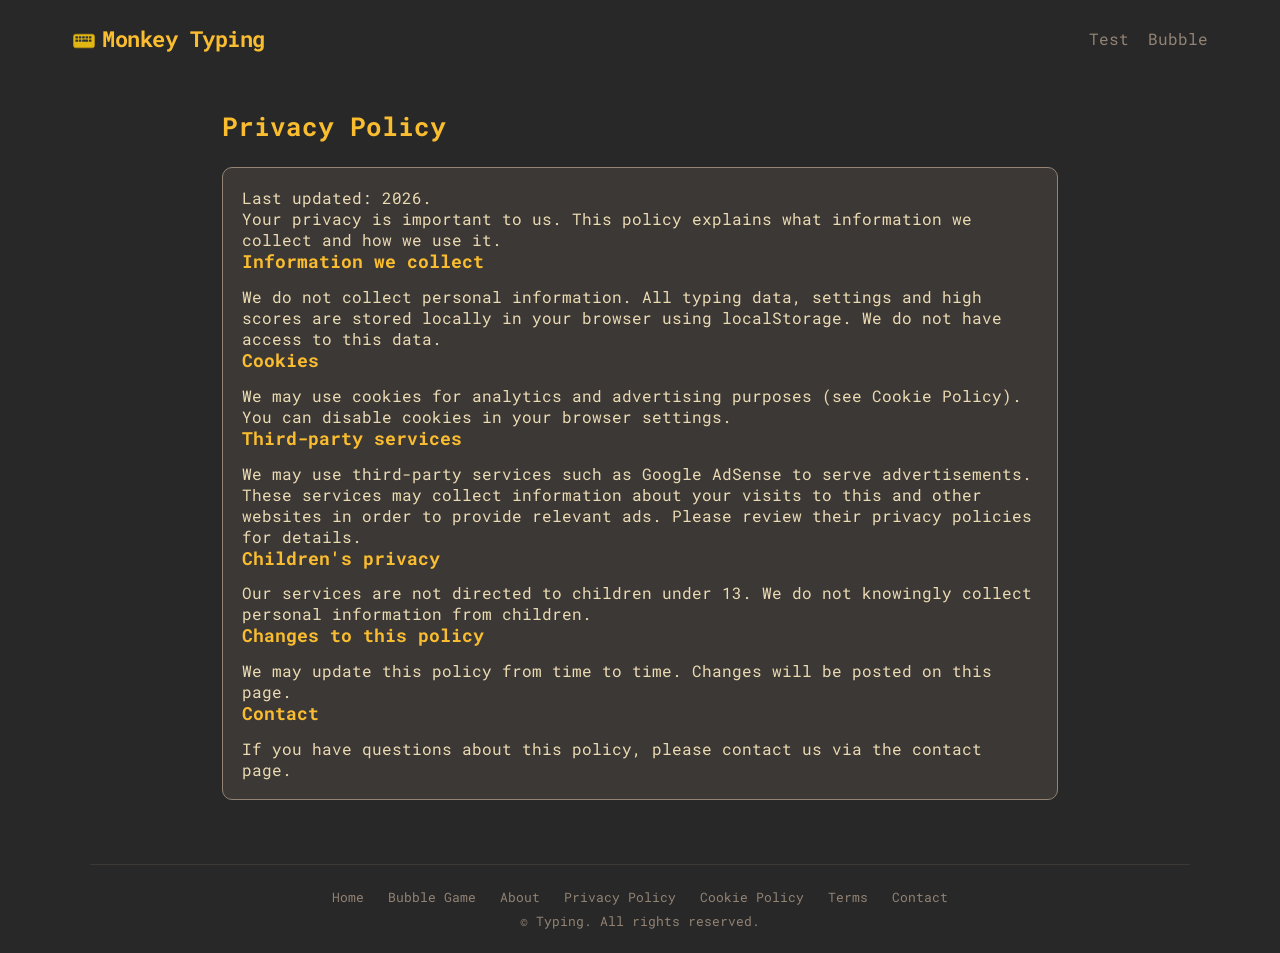
<file: privacy.html>
<!DOCTYPE html>
<html lang="en" data-theme="gruvbox">
<head>
  <meta charset="UTF-8">
<!-- Google tag (gtag.js) -->
<script async src="https://www.googletagmanager.com/gtag/js?id=G-JD2007P3XH"></script>
<script>
  window.dataLayer = window.dataLayer || [];
  function gtag(){dataLayer.push(arguments);}
  gtag('js', new Date());

  gtag('config', 'G-JD2007P3XH');
</script>
  <meta name="viewport" content="width=device-width, initial-scale=1.0">
  <title>Privacy Policy - Typing Test</title>
  <meta name="description" content="Privacy policy for the free online typing test and bubble typing game.">
  <meta name="robots" content="index, follow">
  <link rel="preconnect" href="https://fonts.googleapis.com">
  <link rel="preconnect" href="https://fonts.gstatic.com" crossorigin>
  <link href="https://fonts.googleapis.com/css2?family=Roboto+Mono:wght@400;700&display=swap" rel="stylesheet">
  <link rel="icon" type="image/svg+xml" href="favicon.svg">
  <link rel="stylesheet" href="css/style.css">
</head>
<body>
  <header class="topbar">
    <div class="brand"><img src="favicon.svg" alt="Monkey Typing" width="24" height="24" style="vertical-align:middle;margin-right:.4rem">Monkey Typing</div>
        <nav>
      <a href="index.html">Test</a>
      <a href="bubble.html">Bubble</a>
    </nav>
  </header>

  <main class="page">
    <h1>Privacy Policy</h1>
    <div class="card">
      <p>Last updated: 2026.</p>
      <p>Your privacy is important to us. This policy explains what information we collect and how we use it.</p>
      <h3>Information we collect</h3>
      <p>We do not collect personal information. All typing data, settings and high scores are stored locally in your browser using localStorage. We do not have access to this data.</p>
      <h3>Cookies</h3>
      <p>We may use cookies for analytics and advertising purposes (see Cookie Policy). You can disable cookies in your browser settings.</p>
      <h3>Third-party services</h3>
      <p>We may use third-party services such as Google AdSense to serve advertisements. These services may collect information about your visits to this and other websites in order to provide relevant ads. Please review their privacy policies for details.</p>
      <h3>Children's privacy</h3>
      <p>Our services are not directed to children under 13. We do not knowingly collect personal information from children.</p>
      <h3>Changes to this policy</h3>
      <p>We may update this policy from time to time. Changes will be posted on this page.</p>
      <h3>Contact</h3>
      <p>If you have questions about this policy, please contact us via the contact page.</p>
    </div>
  </main>

  <footer style="width:100%;max-width:1100px;padding:1.5rem 2rem;color:var(--sub);font-size:.8rem;text-align:center;border-top:1px solid var(--sub-alt);margin-top:2rem">
    <a href="index.html" style="color:var(--sub);margin:0 .5rem">Home</a>
    <a href="bubble.html" style="color:var(--sub);margin:0 .5rem">Bubble Game</a>
    <a href="about.html" style="color:var(--sub);margin:0 .5rem">About</a>
    <a href="privacy.html" style="color:var(--sub);margin:0 .5rem">Privacy Policy</a>
    <a href="cookies.html" style="color:var(--sub);margin:0 .5rem">Cookie Policy</a>
    <a href="terms.html" style="color:var(--sub);margin:0 .5rem">Terms</a>
    <a href="contact.html" style="color:var(--sub);margin:0 .5rem">Contact</a>
    <div style="margin-top:.5rem">&copy; Typing. All rights reserved.</div>
  </footer>

  <script src="js/storage.js"></script>
</body>
</html>
</file>
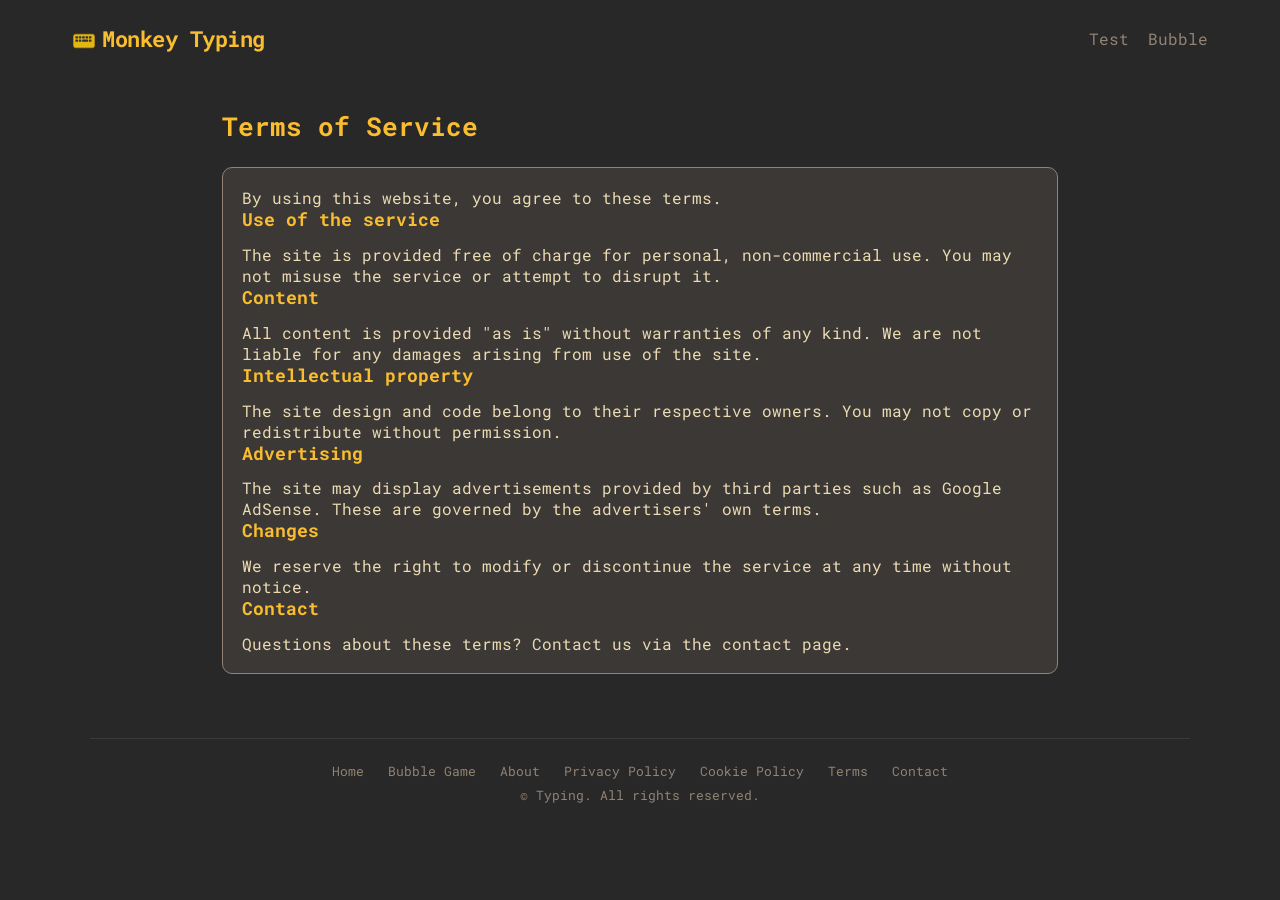
<file: terms.html>
<!DOCTYPE html>
<html lang="en" data-theme="gruvbox">
<head>
  <meta charset="UTF-8">
<!-- Google tag (gtag.js) -->
<script async src="https://www.googletagmanager.com/gtag/js?id=G-JD2007P3XH"></script>
<script>
  window.dataLayer = window.dataLayer || [];
  function gtag(){dataLayer.push(arguments);}
  gtag('js', new Date());

  gtag('config', 'G-JD2007P3XH');
</script>
  <meta name="viewport" content="width=device-width, initial-scale=1.0">
  <title>Terms of Service - Typing Test</title>
  <meta name="description" content="Terms of service for the free online typing test and bubble typing game.">
  <meta name="robots" content="index, follow">
  <link rel="preconnect" href="https://fonts.googleapis.com">
  <link rel="preconnect" href="https://fonts.gstatic.com" crossorigin>
  <link href="https://fonts.googleapis.com/css2?family=Roboto+Mono:wght@400;700&display=swap" rel="stylesheet">
  <link rel="icon" type="image/svg+xml" href="favicon.svg">
  <link rel="stylesheet" href="css/style.css">
</head>
<body>
  <header class="topbar">
    <div class="brand"><img src="favicon.svg" alt="Monkey Typing" width="24" height="24" style="vertical-align:middle;margin-right:.4rem">Monkey Typing</div>
        <nav>
      <a href="index.html">Test</a>
      <a href="bubble.html">Bubble</a>
    </nav>
  </header>

  <main class="page">
    <h1>Terms of Service</h1>
    <div class="card">
      <p>By using this website, you agree to these terms.</p>
      <h3>Use of the service</h3>
      <p>The site is provided free of charge for personal, non-commercial use. You may not misuse the service or attempt to disrupt it.</p>
      <h3>Content</h3>
      <p>All content is provided "as is" without warranties of any kind. We are not liable for any damages arising from use of the site.</p>
      <h3>Intellectual property</h3>
      <p>The site design and code belong to their respective owners. You may not copy or redistribute without permission.</p>
      <h3>Advertising</h3>
      <p>The site may display advertisements provided by third parties such as Google AdSense. These are governed by the advertisers' own terms.</p>
      <h3>Changes</h3>
      <p>We reserve the right to modify or discontinue the service at any time without notice.</p>
      <h3>Contact</h3>
      <p>Questions about these terms? Contact us via the contact page.</p>
    </div>
  </main>

  <footer style="width:100%;max-width:1100px;padding:1.5rem 2rem;color:var(--sub);font-size:.8rem;text-align:center;border-top:1px solid var(--sub-alt);margin-top:2rem">
    <a href="index.html" style="color:var(--sub);margin:0 .5rem">Home</a>
    <a href="bubble.html" style="color:var(--sub);margin:0 .5rem">Bubble Game</a>
    <a href="about.html" style="color:var(--sub);margin:0 .5rem">About</a>
    <a href="privacy.html" style="color:var(--sub);margin:0 .5rem">Privacy Policy</a>
    <a href="cookies.html" style="color:var(--sub);margin:0 .5rem">Cookie Policy</a>
    <a href="terms.html" style="color:var(--sub);margin:0 .5rem">Terms</a>
    <a href="contact.html" style="color:var(--sub);margin:0 .5rem">Contact</a>
    <div style="margin-top:.5rem">&copy; Typing. All rights reserved.</div>
  </footer>

  <script src="js/storage.js"></script>
</body>
</html>
</file>
<file: css/style.css>
:root {
  --bg: #323437;
  --main: #e2b714;
  --sub: #646669;
  --sub-alt: #2c2e31;
  --text: #d1d0c5;
  --text-alt: #b8b7ad;
  --error: #ca4754;
  --error-extra: #7e2a33;
  --correct: #d1d0c5;
  --caret: #e2b714;
  --font: 'Roboto Mono', 'Consolas', 'Courier New', monospace;
  --word-font-size: 1.6rem;
  --radius: 8px;
}

[data-theme="light"] {
  --bg: #f5f5f5;
  --main: #e2b714;
  --sub: #a0a0a0;
  --sub-alt: #eaeaea;
  --text: #3a3a3a;
  --text-alt: #5a5a5a;
  --error: #ca4754;
  --error-extra: #e8a0a8;
  --correct: #3a3a3a;
  --caret: #e2b714;
}

[data-theme="serika"] {
  --bg: #323437;
  --main: #e2b714;
  --sub: #646669;
  --text: #d1d0c5;
  --caret: #e2b714;
}

[data-theme="nord"] {
  --bg: #2e3440;
  --main: #88c0d0;
  --sub: #4c566a;
  --sub-alt: #3b4252;
  --text: #eceff4;
  --text-alt: #d8dee9;
  --error: #bf616a;
  --error-extra: #7b3a40;
  --correct: #eceff4;
  --caret: #88c0d0;
}

[data-theme="dracula"] {
  --bg: #282a36;
  --main: #bd93f9;
  --sub: #6272a4;
  --sub-alt: #343746;
  --text: #f8f8f2;
  --text-alt: #e0e0da;
  --error: #ff5555;
  --error-extra: #8b2a2a;
  --correct: #f8f8f2;
  --caret: #bd93f9;
}

[data-theme="gruvbox"] {
  --bg: #282828;
  --main: #fabd2f;
  --sub: #928374;
  --sub-alt: #3c3836;
  --text: #ebdbb2;
  --text-alt: #d5c4a1;
  --error: #fb4934;
  --error-extra: #9d2a1f;
  --correct: #ebdbb2;
  --caret: #fabd2f;
}

* { box-sizing: border-box; margin: 0; padding: 0; }

html, body {
  background: var(--bg);
  color: var(--text);
  font-family: var(--font);
  min-height: 100vh;
  transition: background .2s, color .2s;
}

body {
  display: flex;
  flex-direction: column;
  align-items: center;
}

a { color: var(--sub); text-decoration: none; transition: color .15s; }
a:hover { color: var(--text); }

.topbar {
  width: 100%;
  max-width: 1200px;
  display: flex;
  align-items: center;
  justify-content: space-between;
  padding: 1.5rem 2rem;
}

.brand {
  font-size: 1.4rem;
  font-weight: 700;
  color: var(--main);
  letter-spacing: -0.5px;
}

.topbar nav {
  display: flex;
  gap: 1.2rem;
  align-items: center;
}

.topbar nav a, .topbar nav button {
  background: none;
  border: none;
  color: var(--sub);
  font-family: var(--font);
  font-size: 1rem;
  cursor: pointer;
  transition: color .15s;
}
.topbar nav a:hover, .topbar nav button:hover,
.topbar nav a.active { color: var(--main); }

main.test-page {
  width: 100%;
  max-width: 1100px;
  padding: 2rem;
  display: flex;
  flex-direction: column;
  gap: 1.5rem;
}

.live-stats {
  display: flex;
  gap: 2.5rem;
  justify-content: center;
  min-height: 3rem;
}

.stat {
  display: flex;
  flex-direction: column;
  align-items: center;
  line-height: 1;
}
.stat-val {
  font-size: 2rem;
  color: var(--main);
  font-weight: 700;
}
.stat-label {
  font-size: 0.75rem;
  color: var(--sub);
  text-transform: uppercase;
  letter-spacing: 1px;
  margin-top: 0.3rem;
}

.words-wrapper {
  height: 12rem;
  overflow: hidden;
  position: relative;
  padding: 0.5rem 0;
  border-radius: var(--radius);
}

.words {
  display: flex;
  flex-wrap: wrap;
  align-content: flex-start;
  font-size: var(--word-font-size);
  line-height: 1.5;
  transition: transform 0.08s linear;
  user-select: none;
  color: var(--sub);
}

.word {
  display: inline-flex;
  margin-right: 0.6em;
  white-space: nowrap;
}

.space { display: inline-block; width: 0; }

.char {
  position: relative;
  color: inherit;
}
.char.correct { color: var(--correct); }
.char.incorrect { color: var(--error); }
.char.extra { color: var(--error-extra); }

.char.current::before {
  content: '';
  position: absolute;
  left: 0;
  top: 0.1em;
  bottom: 0.1em;
  width: 2px;
  background: var(--caret);
  animation: blink 1s step-end infinite;
  border-radius: 1px;
}

@keyframes blink {
  0%, 50% { opacity: 1; }
  50.01%, 100% { opacity: 0; }
}

.test-controls {
  display: flex;
  flex-direction: column;
  gap: 1rem;
  align-items: center;
  margin-top: 1rem;
}

.mode-bar {
  display: flex;
  flex-wrap: wrap;
  gap: 0.4rem;
  justify-content: center;
  align-items: center;
}

.mode-group {
  display: flex;
  gap: 0.3rem;
  padding: 0.3rem;
  background: var(--sub-alt);
  border-radius: var(--radius);
}

.mode-btn {
  background: none;
  border: none;
  color: var(--sub);
  font-family: var(--font);
  font-size: 0.9rem;
  padding: 0.4rem 0.8rem;
  border-radius: 6px;
  cursor: pointer;
  transition: color .15s, background .15s;
}
.mode-btn:hover { color: var(--text); }
.mode-btn.active {
  color: var(--bg);
  background: var(--main);
  font-weight: 700;
}

.toggle-row {
  display: flex;
  gap: 0.6rem;
  flex-wrap: wrap;
  justify-content: center;
}

.toggle {
  display: flex;
  align-items: center;
  gap: 0.4rem;
  color: var(--sub);
  font-size: 0.85rem;
  cursor: pointer;
  user-select: none;
}
.toggle input { accent-color: var(--main); }

.hint {
  color: var(--sub);
  font-size: 0.85rem;
  text-align: center;
  margin-top: 0.5rem;
}

/* Modals */
.modal-overlay {
  position: fixed;
  inset: 0;
  background: rgba(0,0,0,0.6);
  display: none;
  align-items: center;
  justify-content: center;
  z-index: 100;
}
.modal-overlay.open { display: flex; }

.modal {
  background: var(--sub-alt);
  border: 1px solid var(--sub);
  border-radius: 12px;
  padding: 1.5rem;
  width: 90%;
  max-width: 720px;
  max-height: 85vh;
  overflow-y: auto;
  color: var(--text);
  font-family: var(--font);
}

.modal h2 {
  color: var(--main);
  margin-bottom: 1rem;
  font-size: 1.3rem;
}

.modal .row {
  display: flex;
  gap: 0.6rem;
  align-items: center;
  flex-wrap: wrap;
  margin-bottom: 0.8rem;
}

.modal label {
  color: var(--sub);
  font-size: 0.85rem;
}

.modal select, .modal input, .modal textarea {
  background: var(--bg);
  color: var(--text);
  border: 1px solid var(--sub);
  border-radius: 6px;
  padding: 0.5rem 0.7rem;
  font-family: var(--font);
  font-size: 0.9rem;
}

.modal textarea {
  width: 100%;
  min-height: 80px;
  resize: vertical;
}

.modal button {
  background: var(--main);
  color: var(--bg);
  border: none;
  border-radius: 6px;
  padding: 0.5rem 1rem;
  font-family: var(--font);
  font-weight: 700;
  cursor: pointer;
  font-size: 0.9rem;
}
.modal button.secondary {
  background: var(--sub-alt);
  color: var(--text);
  border: 1px solid var(--sub);
}
.modal button.danger {
  background: var(--error);
  color: #fff;
}

.results-grid {
  display: grid;
  grid-template-columns: repeat(3, 1fr);
  gap: 1rem;
  margin-bottom: 1rem;
}
.result-item {
  background: var(--bg);
  border-radius: 8px;
  padding: 0.8rem;
  text-align: center;
}
.result-item .val {
  font-size: 1.8rem;
  color: var(--main);
  font-weight: 700;
}
.result-item .lbl {
  font-size: 0.7rem;
  color: var(--sub);
  text-transform: uppercase;
  letter-spacing: 1px;
}
.results-chart {
  width: 100%;
  height: 180px;
  background: var(--bg);
  border-radius: 8px;
  margin-bottom: 1rem;
}

/* Sentences page */
.page {
  width: 100%;
  max-width: 900px;
  padding: 2rem;
  display: flex;
  flex-direction: column;
  gap: 1.5rem;
}
.page h1 {
  color: var(--main);
  font-size: 1.6rem;
}
.card {
  background: var(--sub-alt);
  border: 1px solid var(--sub);
  border-radius: 10px;
  padding: 1.2rem;
}
.card h3 {
  color: var(--main);
  margin-bottom: 0.8rem;
  font-size: 1.1rem;
}
.sentence-list {
  list-style: none;
  display: flex;
  flex-direction: column;
  gap: 0.5rem;
  max-height: 50vh;
  overflow-y: auto;
}
.sentence-item {
  display: flex;
  gap: 0.6rem;
  align-items: flex-start;
  background: var(--bg);
  padding: 0.6rem 0.8rem;
  border-radius: 6px;
  font-size: 0.9rem;
}
.sentence-item .text { flex: 1; color: var(--text); word-break: break-word; }
.sentence-item button {
  background: none;
  border: none;
  color: var(--sub);
  cursor: pointer;
  font-size: 1rem;
  padding: 0 0.3rem;
}
.sentence-item button:hover { color: var(--error); }

.stats-line {
  color: var(--sub);
  font-size: 0.85rem;
  margin-top: 0.5rem;
}

@media (max-width: 640px) {
  .topbar { padding: 1rem; }
  main.test-page { padding: 1rem; }
  .live-stats { gap: 1.2rem; }
  .stat-val { font-size: 1.5rem; }
  .words { font-size: 1.2rem; }
  .results-grid { grid-template-columns: repeat(2, 1fr); }
}
</file>
